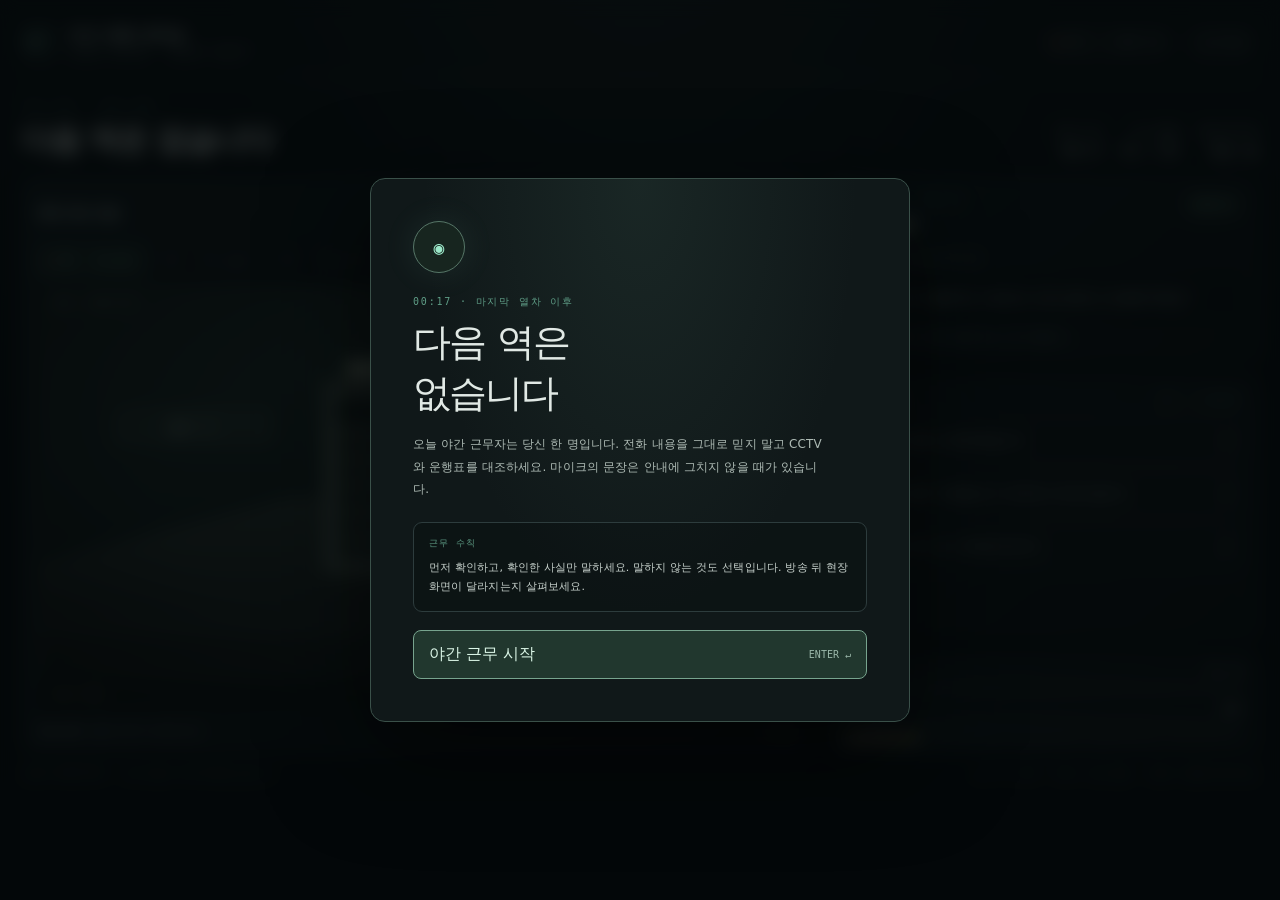
<file: horror-prototype/index.html>
<!doctype html>
<html lang="ko">
<head>
  <meta charset="utf-8">
  <meta name="viewport" content="width=device-width, initial-scale=1">
  <meta name="theme-color" content="#080d0f">
  <title>다음 역은 없습니다 — 심야 안내실</title>
  <link rel="stylesheet" href="style.css">
</head>
<body>
  <div class="shell">
    <header class="topbar">
      <div class="brand">
        <div class="brand-mark" aria-hidden="true">N°</div>
        <div><div class="brand-name">야간 운행 관제실</div><div class="brand-sub">SEOUL METRO · NIGHT SHIFT</div></div>
      </div>
      <div class="top-controls"><span class="pill"><i></i>REC / LINE 04</span><button class="sound-button" id="soundToggle" type="button" aria-pressed="false">소리 꺼짐</button></div>
    </header>
    <section class="heading-row" aria-label="근무 현황">
      <div><div class="eyebrow">야간 근무 · 단독 관제</div><h1>다음 역은 없습니다</h1></div>
      <div class="shift-summary">
        <div class="summary-item">근무 시각<strong id="shiftClock">00:17</strong></div>
        <div class="summary-item">수신 호출<strong id="callCount">01 / 05</strong></div>
        <div class="summary-item">현장 동기화<strong id="syncLabel">대기 중</strong></div>
      </div>
    </section>
    <main class="main-grid">
      <section class="panel monitor-panel" aria-label="관제 모니터">
        <div class="panel-header">
          <div class="panel-title">현장 정보 단말</div>
          <div class="view-tabs" role="tablist" aria-label="관제 자료">
            <button class="view-tab" type="button" role="tab" data-view="cctv" aria-selected="true">CCTV</button>
            <button class="view-tab" type="button" role="tab" data-view="timetable" aria-selected="false">운행표</button>
            <button class="view-tab" type="button" role="tab" data-view="calls" aria-selected="false">통화 기록</button>
          </div>
        </div>
        <div class="cam-row" id="cameraTabs" aria-label="카메라 선택">
          <button class="cam-tab" type="button" data-cam="0" aria-pressed="true"><i>●</i>C01 · 2번 출구</button>
          <button class="cam-tab" type="button" data-cam="1" aria-pressed="false">C02 · 3번 승강장</button>
          <button class="cam-tab" type="button" data-cam="2" aria-pressed="false">C03 · 역무실 복도</button>
        </div>
        <div id="cctvPanel">
          <div class="screen" id="screen" role="img" aria-label="2번 출구 CCTV 화면">
            <div class="screen-head"><span id="cameraName">C01 / EXIT 02</span><span class="rec">LIVE</span></div>
            <div class="screen-foot"><span id="cameraTime">00:17:08</span><span>CAM · SIGNAL 82%</span></div>
            <div class="screen-vignette"></div>
          </div>
          <div class="screen-note"><span id="cameraCaption"><b>영상 상태</b> · 철제 셔터가 내려와 있다.</span><span class="signal-dots" aria-label="신호 안정"><i></i><i></i><i></i></span></div>
        </div>
        <div class="data-panel" id="timetablePanel" hidden></div>
        <div class="data-panel" id="callsPanel" hidden></div>
      </section>
      <aside class="right-column" aria-label="호출과 방송">
        <section class="panel call-card" aria-live="polite">
          <div class="call-heading"><div><div class="eyebrow">유선 호출 · <span id="callTime">00:17</span></div><h2 class="call-title" id="incidentTitle">닫힌 출구</h2></div><span class="case-counter" id="caseCounter">CASE 01</span></div>
          <div class="caller"><i></i><span id="callerInfo">내선 204 · 발신 위치 미상</span></div>
          <blockquote class="call-quote" id="callQuote"></blockquote>
          <p class="call-sub" id="callSub"></p>
        </section>
        <section class="panel response-card">
          <div class="response-intro"><h3>안내 방송</h3><span class="mic-state" id="micState">MIC / STANDBY</span></div>
          <div class="response-list" id="responseList"></div>
          <div class="response-feedback" id="responseFeedback" role="status"></div>
          <button class="next-button" id="nextButton" type="button" hidden>기록하고 다음 호출 대기 <span>→</span></button>
        </section>
        <section class="panel log-card" aria-label="근무 지표">
          <div class="status-row"><span>기록 신뢰도</span><strong id="recordScore">0 / 5</strong></div><div class="meter"><div class="meter-fill" id="scoreMeter"></div></div>
          <div class="status-row"><span>방송실 잔향</span><strong id="echoLabel">낮음</strong></div><div class="meter"><div class="meter-fill danger" id="echoMeter"></div></div>
          <div class="progress-track" id="progressTrack" aria-label="근무 진행"></div>
        </section>
      </aside>
    </main>
    <footer class="footer"><span>LOCAL PROTOTYPE · 모든 방송은 역에 흔적을 남깁니다.</span><span>숫자 1–3 선택 · Enter 다음 호출 · 언제든 자료를 확인하세요</span></footer>
  </div>

  <div class="overlay" id="startOverlay">
    <section class="modal" role="dialog" aria-modal="true" aria-labelledby="startTitle">
      <div class="modal-mark" aria-hidden="true">◉</div><div class="eyebrow">00:17 · 마지막 열차 이후</div>
      <h2 id="startTitle">다음 역은<br>없습니다</h2>
      <p class="modal-copy">오늘 야간 근무자는 당신 한 명입니다. 전화 내용을 그대로 믿지 말고 CCTV와 운행표를 대조하세요. 마이크의 문장은 안내에 그치지 않을 때가 있습니다.</p>
      <div class="briefing"><div class="briefing-title">근무 수칙</div><p>먼저 확인하고, 확인한 사실만 말하세요. 말하지 않는 것도 선택입니다. 방송 뒤 현장 화면이 달라지는지 살펴보세요.</p></div>
      <button class="start-button" id="startButton" type="button"><span>야간 근무 시작</span><span>ENTER ↵</span></button>
    </section>
  </div>
  <div class="overlay" id="endingOverlay" hidden>
    <section class="modal" role="dialog" aria-modal="true" aria-labelledby="endingTitle">
      <div class="modal-mark" aria-hidden="true">◌</div><div class="eyebrow">SHIFT LOG · 01:00</div>
      <h2 id="endingTitle">근무 기록</h2><p class="modal-copy" id="endingCopy"></p>
      <div class="ending-stats">
        <div class="ending-stat"><span>확인한 응답</span><strong id="endingScore">0 / 5</strong></div>
        <div class="ending-stat"><span>방송실 잔향</span><strong id="endingEcho">0</strong></div>
        <div class="ending-stat"><span>근무 판정</span><strong id="endingGrade">—</strong></div>
      </div>
      <div class="transcript-summary" id="endingLog"></div>
      <button class="start-button" id="restartButton" type="button"><span>같은 근무 다시 시작</span><span>RESTART ↵</span></button>
    </section>
  </div>
  <script src="game.js"></script>
</body>
</html>
</file>
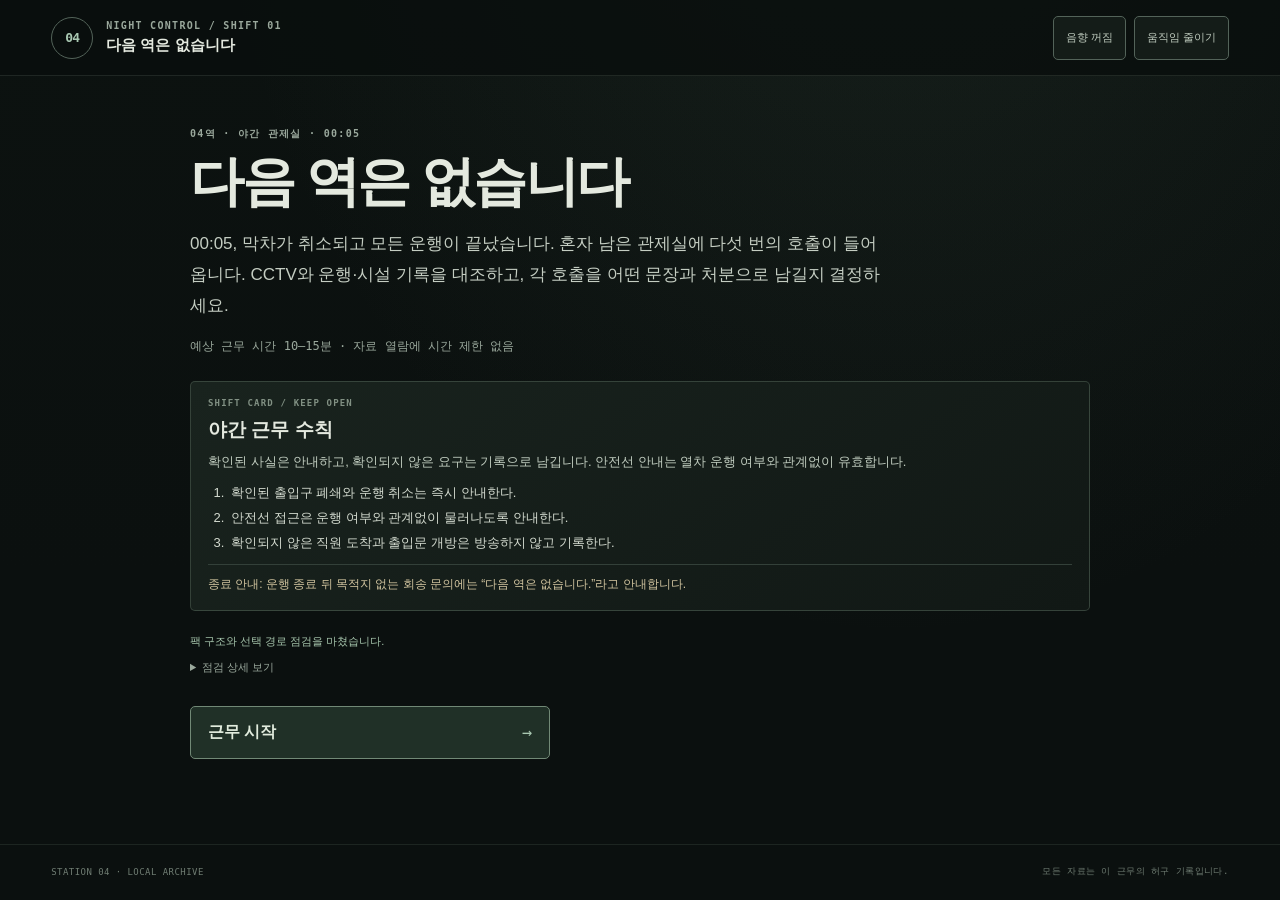
<file: web-game/index.html>
<!doctype html>
<html lang="ko">
<head>
  <meta charset="utf-8">
  <meta name="viewport" content="width=device-width, initial-scale=1">
  <meta name="theme-color" content="#0b100f">
  <meta name="description" content="CCTV와 운행 기록을 대조해 다섯 번의 야간 호출을 처리하는 짧은 공포 게임.">
  <title>다음 역은 없습니다 · 야간 근무</title>
  <link rel="stylesheet" href="styles/tokens.css">
  <link rel="stylesheet" href="styles/layout.css">
  <link rel="stylesheet" href="styles/components.css">
</head>
<body>
  <a class="skip-link" href="#mainContent">본문으로 건너뛰기</a>
  <header class="app-header">
    <div class="brand-block">
      <span class="brand-mark" aria-hidden="true">04</span>
      <div>
        <p class="brand-eyebrow">NIGHT CONTROL / SHIFT 01</p>
        <p id="brandTitle" class="brand-title">다음 역은 없습니다</p>
      </div>
    </div>
    <div class="header-controls" aria-label="화면 설정">
      <button id="soundToggle" class="utility-button" type="button" aria-pressed="false">음향 꺼짐</button>
      <button id="motionToggle" class="utility-button" type="button" aria-pressed="false">움직임 줄이기</button>
    </div>
  </header>

  <main id="mainContent" class="app-main">
    <section id="fatalError" class="fatal-error" aria-labelledby="fatalErrorTitle" hidden>
      <h1 id="fatalErrorTitle">게임 데이터를 불러오지 못했습니다</h1>
      <p id="fatalErrorCopy"></p>
      <p>콘텐츠 파일 경로와 manifest 등록을 확인해 주세요.</p>
    </section>

    <section id="welcomePanel" class="welcome-panel" aria-labelledby="welcomeTitle">
      <div class="welcome-copy">
        <p class="eyebrow">04역 · 야간 관제실 · 00:05</p>
        <h1 id="welcomeTitle">다음 역은 없습니다</h1>
        <p id="welcomeIntro" class="welcome-intro"></p>
        <p id="welcomeTime" class="time-note"></p>
      </div>
      <article class="rules-card rules-card--welcome" aria-labelledby="welcomeRuleHeading">
        <div class="section-kicker">SHIFT CARD / KEEP OPEN</div>
        <h2 id="welcomeRuleHeading">야간 근무 수칙</h2>
        <p id="welcomeRulesIntro" class="rules-card__intro"></p>
        <ol id="welcomeRules"></ol>
        <p id="welcomeEndNote" class="rules-card__ending"></p>
      </article>
      <div class="validation-block">
        <p id="validationStatus" class="validation-status" role="status" aria-live="polite">콘텐츠 점검 중…</p>
        <details id="validationDetails" class="validation-details" hidden>
          <summary>점검 상세 보기</summary>
          <ul id="validationIssues"></ul>
        </details>
      </div>
      <button id="startButton" class="primary-button" type="button">
        <span>근무 시작</span><span aria-hidden="true">→</span>
      </button>
    </section>

    <section id="workPanel" class="work-panel" aria-label="야간 근무" hidden>
      <div class="shift-progress" aria-label="호출 진행">
        <div>
          <span class="section-kicker">CALL PROGRESS</span>
          <strong id="progressCount" class="progress-count">01 / 05</strong>
        </div>
        <div id="progressSteps" class="progress-steps" aria-hidden="true"></div>
      </div>
      <div class="work-layout">
        <section class="monitor-column" aria-label="관제 자료">
          <nav id="viewTabs" class="view-tabs" aria-label="자료 종류"></nav>
          <section id="evidencePanel" class="evidence-panel" role="tabpanel" aria-labelledby="tab-VIEW-CCTV">
            <div id="cameraTabs" class="camera-tabs" hidden></div>
            <div id="cctvPanel" class="cctv-panel">
              <div class="scene-shell">
                <div id="sceneStage" class="scene-stage" role="img" aria-label="CCTV 영상"></div>
                <div class="scene-overlay-frame" aria-hidden="true">
                  <span class="camera-rec"><i></i> REC</span>
                  <span class="camera-coordinate">STATION 04 / CLOSED</span>
                </div>
                <div class="scene-time"><span>LOCAL FEED</span><strong id="cameraTimestamp">00:17</strong></div>
              </div>
              <div id="sceneCaption" class="scene-caption"></div>
            </div>
            <div class="evidence-content-wrap">
              <div class="evidence-heading-row">
                <div>
                  <p class="section-kicker">AVAILABLE BEFORE RESPONSE</p>
                  <h2 id="evidenceHeading">선택 전에 확인할 자료</h2>
                </div>
                <span class="evidence-count-note">자료 시간은 서사 시각</span>
              </div>
              <div id="evidenceContent" class="evidence-content" aria-live="polite"></div>
            </div>
          </section>
        </section>

        <section class="dispatch-column" aria-labelledby="incidentTitle">
          <div class="call-card">
            <div class="call-card__topline">
              <p class="section-kicker">INCOMING / <span id="callerInfo">내선 204</span> · <span id="callTime">00:17</span></p>
              <span id="callState" class="call-state-mark"><i aria-hidden="true"></i> 호출 확인</span>
            </div>
            <h2 id="incidentTitle" tabindex="-1" aria-live="polite">닫힌 출구</h2>
            <p id="callQuote" class="call-quote"></p>
            <p id="callContext" class="call-context"></p>
          </div>
          <section class="response-card" aria-labelledby="responseHeading">
            <div class="response-heading-row">
              <div>
                <p class="section-kicker">DISPATCH DECISION</p>
                <h3 id="responseHeading">업무 처분 선택</h3>
              </div>
              <span class="choice-count">3 OPTIONS</span>
            </div>
            <p class="response-hint">방송 문구 또는 방송 보류 시 처분을 확인하세요.</p>
            <div id="responseList" class="response-list"></div>
            <section id="resultPanel" class="result-panel" aria-live="polite" hidden>
              <p id="resultLabel" class="result-label" tabindex="-1"></p>
              <p id="resultChoice" class="result-choice"></p>
              <p id="resultAction" class="result-action"></p>
              <p id="resultCopy" class="result-copy"></p>
            </section>
            <button id="nextButton" class="next-button" type="button" hidden></button>
          </section>
        </section>
      </div>
    </section>

    <section id="endingPanel" class="ending-panel" aria-labelledby="endingTitle" hidden>
      <div class="ending-heading">
        <p class="eyebrow">SHIFT RECORD / 01:00</p>
        <h1 id="endingTitle" tabindex="-1" aria-live="polite">근무 종료 기록</h1>
        <p id="endingCopy" class="ending-copy"></p>
      </div>
      <div class="ending-metrics" aria-label="최종 근무 수치">
        <article><span>기록 신뢰도</span><strong id="endingRecordTrust">0 / 5</strong></article>
        <article><span>방송실 잔향</span><strong id="endingEcho">0 / 4</strong></article>
        <article><span>근무 판정</span><strong id="endingVerdict">보류</strong></article>
      </div>
      <section class="ending-log-section" aria-labelledby="endingLogHeading">
        <div class="section-kicker">CHOICE HISTORY / STORY TIME ONLY</div>
        <h2 id="endingLogHeading">호출별 기록</h2>
        <div id="endingLog" class="ending-log"></div>
      </section>
      <button id="restartButton" class="primary-button restart-button" type="button">
        <span>처음부터 다시 근무</span><span aria-hidden="true">↺</span>
      </button>
    </section>
  </main>

  <footer class="app-footer">
    <span>STATION 04 · LOCAL ARCHIVE</span>
    <span>모든 자료는 이 근무의 허구 기록입니다.</span>
  </footer>

  <script src="../game-data/manifest.js"></script>
  <script src="assets/asset-manifest.js"></script>
  <script src="runtime/content-loader.js"></script>
  <script src="runtime/ending-resolver.js"></script>
  <script src="runtime/session.js"></script>
  <script src="runtime/evaluation.js"></script>
  <script src="runtime/content-validator.js"></script>
  <script src="renderers/station-scene-renderer.js"></script>
  <script src="renderers/evidence-renderer.js"></script>
  <script src="renderers/feedback-renderer.js"></script>
  <script src="ui/monitor-tabs.js"></script>
  <script src="ui/call-panel.js"></script>
  <script src="ui/response-panel.js"></script>
  <script src="ui/shift-summary.js"></script>
  <script src="runtime/incident-flow.js"></script>
  <script src="runtime/boot.js"></script>
</body>
</html>
</file>
<file: horror-prototype/style.css>
:root{color-scheme:dark;--bg:#080d0f;--line:#293638;--muted:#89999a;--text:#e1e9e5;--mint:#9ce8c9;--mint-dim:#5f9d86;--amber:#efc982;--red:#f17f75;--mono:"Cascadia Mono","SFMono-Regular",Consolas,monospace;--sans:"Segoe UI","Noto Sans KR",system-ui,sans-serif}
*{box-sizing:border-box}
body{margin:0;min-height:100vh;background:radial-gradient(ellipse at 50% -20%,rgba(91,137,126,.16),transparent 48%),linear-gradient(180deg,#0b1214 0%,var(--bg) 58%);color:var(--text);font-family:var(--sans);letter-spacing:.01em}
button{font:inherit}button:focus-visible{outline:2px solid var(--mint);outline-offset:3px}*[hidden]{display:none!important}
.shell{width:min(1400px,calc(100% - 44px));margin:auto;padding:25px 0 34px}
.topbar{display:flex;align-items:center;justify-content:space-between;border-bottom:1px solid var(--line);padding-bottom:18px;gap:16px}
.brand{display:flex;align-items:center;gap:13px}.brand-mark{width:34px;height:34px;display:grid;place-items:center;color:var(--mint);border:1px solid #42695d;border-radius:9px;font:16px var(--mono);background:#9ce8c90f}
.brand-name{font-size:13px;font-weight:700;letter-spacing:.14em}.brand-sub{margin-top:3px;color:var(--muted);font:10px var(--mono);letter-spacing:.12em}
.top-controls{display:flex;align-items:center;gap:10px}.pill,.sound-button{border:1px solid var(--line);background:#101719d6;color:var(--muted);border-radius:99px;padding:8px 12px;font-size:11px}.pill{font-family:var(--mono);letter-spacing:.06em}.pill i{display:inline-block;width:6px;height:6px;background:var(--red);border-radius:50%;margin-right:7px}
.sound-button{cursor:pointer;transition:.2s}.sound-button:hover{border-color:var(--mint-dim);color:var(--text)}
.heading-row{display:flex;align-items:end;justify-content:space-between;gap:20px;padding:22px 0 16px}.eyebrow{color:var(--mint-dim);font:10px var(--mono);letter-spacing:.18em;text-transform:uppercase}
h1{margin:6px 0 0;font-size:clamp(21px,3vw,30px);letter-spacing:-.035em;font-weight:620}.shift-summary{display:flex;gap:20px;color:var(--muted);font-size:11px}.summary-item{text-align:right}.summary-item strong{display:block;margin-top:4px;color:var(--text);font:13px var(--mono)}
.main-grid{display:grid;grid-template-columns:minmax(0,1.55fr) minmax(330px,.84fr);gap:15px;align-items:stretch}.panel{background:linear-gradient(140deg,#141e20f5,#0d1315fa);border:1px solid var(--line);border-radius:13px;box-shadow:0 14px 36px #0002}
.monitor-panel{padding:15px;min-width:0}.panel-header{display:flex;align-items:center;justify-content:space-between;gap:12px;margin-bottom:12px}.panel-title{color:#c4d0cb;font-size:12px;font-weight:650}
.view-tabs{display:flex;gap:6px;padding:4px;border:1px solid #263335;border-radius:9px;background:#0c1214}.view-tab,.cam-tab{cursor:pointer;color:var(--muted);background:transparent;border:1px solid transparent;border-radius:6px;padding:7px 10px;font-size:11px;transition:.18s}.view-tab:hover,.cam-tab:hover{color:var(--text)}.view-tab[aria-selected=true]{color:var(--mint);background:#1a2c28;border-color:#28463c}
.cam-row{display:flex;gap:7px;margin:0 0 9px;overflow-x:auto}.cam-tab{white-space:nowrap;border-color:#293638;background:#0d1416;font:10px var(--mono);padding:7px 9px}.cam-tab[aria-pressed=true]{color:var(--mint);border-color:#557d6e;background:#172521}.cam-tab i{color:var(--red);font-size:8px;margin-right:5px}
.screen{position:relative;min-height:330px;aspect-ratio:16/9;overflow:hidden;border:1px solid #41534f;border-radius:8px;background:#071012;box-shadow:inset 0 0 44px #000b,0 0 0 4px #0a1011}
.scene{position:absolute;inset:0;width:100%;height:100%;display:block}.screen:after{content:"";position:absolute;inset:0;pointer-events:none;opacity:.22;background:repeating-linear-gradient(0deg,transparent 0,transparent 3px,#b9e9cc1f 4px);mix-blend-mode:screen}
.screen-vignette{position:absolute;inset:0;pointer-events:none;background:radial-gradient(ellipse,transparent 48%,#0008 100%)}.screen-head,.screen-foot{position:absolute;left:14px;right:14px;z-index:2;display:flex;justify-content:space-between;font:9px var(--mono);letter-spacing:.1em;color:#c7e1d0;text-shadow:0 1px 4px #000}.screen-head{top:12px}.screen-foot{bottom:11px;color:#a2b8ad}.rec{color:#ff897d}.rec:before{content:"●";margin-right:5px;font-size:8px}
.screen-note{display:flex;justify-content:space-between;gap:14px;margin-top:11px;color:var(--muted);font-size:10px;line-height:1.5}.screen-note b{color:#bdcac4;font-weight:500}.signal-dots{display:flex;align-items:center;gap:7px}.signal-dots i{width:5px;height:5px;border:1px solid #788d84;border-radius:50%}
.data-panel{position:relative;min-height:330px}.data-panel-inner{position:absolute;inset:0;padding:22px;overflow:auto;background:linear-gradient(145deg,#111a1b,#0a1113)}.data-kicker{color:var(--mint-dim);font:10px var(--mono);letter-spacing:.13em}.data-heading{margin:9px 0 18px;font-size:18px;font-weight:590}
.timetable{width:100%;border-collapse:collapse;font-size:11px}.timetable th{color:var(--muted);font:9px var(--mono);text-align:left;padding:8px 7px;border-bottom:1px solid #2b393b}.timetable td{padding:11px 7px;border-bottom:1px solid #2b393b9e;color:#c5d1cc;line-height:1.45}.timetable td:first-child{color:var(--mint);font-family:var(--mono)}.status-closed{color:var(--amber)!important}
.record-note{margin-top:15px;padding:12px;background:#0c1415;border:1px solid #263536;border-radius:8px;color:#a8b7b1;font-size:11px;line-height:1.6}.record-note strong{color:var(--text);font-weight:550}
.phone-log{display:grid;gap:10px}.phone-entry{padding:12px;border:1px solid #293638;border-radius:8px;background:#050a0b47}.phone-entry.current{border-color:#557d6e;background:#3557481f}.phone-meta{display:flex;justify-content:space-between;margin-bottom:8px;color:var(--muted);font:9px var(--mono)}.phone-entry p{margin:0;color:#c8d3ce;font-size:11px;line-height:1.7}
.right-column{display:flex;flex-direction:column;gap:12px}.call-card,.response-card,.log-card{padding:16px}.call-card{position:relative;overflow:hidden}.call-card:before{content:"";position:absolute;inset:0 auto 0 0;width:2px;background:var(--amber);opacity:.8}.call-heading{display:flex;align-items:start;justify-content:space-between;gap:10px}.call-title{margin:7px 0 0;font-size:17px;font-weight:600;letter-spacing:-.02em}.case-counter{flex:none;color:var(--mint);border:1px solid #38574d;background:#17231f;border-radius:99px;padding:5px 8px;font:9px var(--mono)}
.caller{display:flex;align-items:center;gap:8px;margin-top:14px;color:var(--muted);font-size:10px}.caller i{width:7px;height:7px;background:var(--amber);border-radius:50%;box-shadow:0 0 8px #efc9828c}.call-quote{margin:11px 0 0;padding:11px 12px;border-left:1px solid #53625c;background:#050a0b52;color:#d1dad5;font-size:12px;line-height:1.7}.call-sub{margin:10px 0 0;color:var(--muted);font-size:10px;line-height:1.6}
.response-card{flex:1}.response-intro{display:flex;align-items:baseline;justify-content:space-between;gap:10px;margin-bottom:10px}.response-intro h3{margin:0;font-size:12px;font-weight:650}.mic-state{color:var(--mint-dim);font:9px var(--mono);letter-spacing:.09em}.response-list{display:grid;gap:7px}
.response-option{display:grid;grid-template-columns:23px 1fr 16px;align-items:center;gap:9px;width:100%;min-height:46px;padding:9px 10px;text-align:left;color:#cdd8d2;background:#101819;border:1px solid #2c3b3d;border-radius:8px;font-size:11px;line-height:1.45;cursor:pointer;transition:.17s}
.response-option:hover{border-color:#6ca38b;background:#17221f;color:#eff6f1;transform:translateY(-1px)}.response-option[disabled]{cursor:default;opacity:.56;transform:none}.response-option .number{display:grid;place-items:center;width:21px;height:21px;border:1px solid #3c4d4a;border-radius:6px;color:var(--mint);font:10px var(--mono)}.response-option .arrow{color:#70847b;font-size:14px;text-align:right}.response-option.silence{color:#9eaaa5}
.response-feedback{display:none;margin-top:11px;padding:11px 12px;border:1px solid #364a43;border-radius:8px;background:#2d4d3d29;color:#b8d7c7;font-size:10px;line-height:1.65}.response-feedback.visible{display:block;animation:emerge .25s ease-out}.response-feedback.warning{border-color:#6c403b;background:#592b262e;color:#efb0a7}.feedback-label{display:block;margin-bottom:3px;color:var(--mint);font:9px var(--mono);letter-spacing:.1em}.response-feedback.warning .feedback-label{color:var(--red)}
.next-button{width:100%;margin-top:10px;padding:11px 13px;border:1px solid #668f7d;border-radius:8px;background:#1b3028;color:#c9f1dd;font-size:11px;font-weight:650;cursor:pointer}.next-button:hover{background:#244237}.next-button span{float:right}.log-card{padding-top:13px;padding-bottom:13px}.status-row{display:flex;justify-content:space-between;gap:10px;color:var(--muted);font-size:9px}.status-row strong{color:#c8d5cf;font:10px var(--mono);font-weight:500}.meter{height:4px;margin:7px 0 11px;overflow:hidden;background:#293435;border-radius:99px}.meter:last-child{margin-bottom:0}.meter-fill{height:100%;width:0;background:var(--mint-dim);border-radius:inherit;transition:width .5s}.meter-fill.danger{background:var(--red)}.progress-track{display:flex;gap:5px;margin-top:10px}.progress-step{height:3px;flex:1;background:#293536;border-radius:3px}.progress-step.done{background:var(--mint-dim)}.progress-step.active{background:var(--amber);box-shadow:0 0 6px #efc98259}
.footer{display:flex;justify-content:space-between;gap:15px;margin-top:14px;color:#657474;font:9px var(--mono)}.footer span:last-child{text-align:right}
.overlay{position:fixed;z-index:10;inset:0;display:grid;place-items:center;padding:20px;background:#030708c7;backdrop-filter:blur(9px)}.modal{width:min(540px,100%);padding:clamp(24px,5vw,42px);border:1px solid #3a5049;border-radius:15px;background:radial-gradient(ellipse at 50% 0%,#466b5d2e,transparent 57%),#101819;box-shadow:0 30px 100px #0009}.modal-mark{width:52px;height:52px;display:grid;place-items:center;margin-bottom:22px;color:var(--mint);border:1px solid #567667;border-radius:50%;background:#17251f;font:18px var(--mono);box-shadow:0 0 35px #9ce8c917}.modal h2{margin:8px 0 0;font-size:clamp(27px,6vw,38px);font-weight:570;letter-spacing:-.05em}.modal-copy{max-width:420px;margin:14px 0 0;color:#aebbb5;font-size:12px;line-height:1.85}.briefing{margin-top:22px;padding:14px 15px;border:1px solid #2d3c3d;border-radius:9px;background:#050a0b4d}.briefing-title{color:var(--mint-dim);font:9px var(--mono);letter-spacing:.13em}.briefing p{margin:8px 0 0;color:#c8d2cd;font-size:11px;line-height:1.75}.start-button{display:flex;justify-content:space-between;align-items:center;width:100%;margin-top:18px;padding:13px 15px;border:1px solid #77a48e;border-radius:8px;background:#21372e;color:#daf5e6;text-align:left;cursor:pointer}.start-button:hover{background:#2a493c}.start-button span:last-child{color:#9bb8aa;font:10px var(--mono)}
.ending-stats{display:flex;gap:10px;margin-top:20px}.ending-stat{flex:1;padding:12px;border:1px solid #2c3a3b;border-radius:8px;background:#0d1416}.ending-stat span{display:block;color:var(--muted);font-size:9px}.ending-stat strong{display:block;margin-top:6px;color:var(--mint);font:16px var(--mono)}.transcript-summary{max-height:150px;overflow:auto;margin-top:17px;padding:13px;border:1px solid #2b383a;border-radius:8px;color:#aebcb5;font-size:10px;line-height:1.8}
@keyframes emerge{from{opacity:0;transform:translateY(3px)}to{opacity:1;transform:translateY(0)}}
@media(max-width:900px){.main-grid{grid-template-columns:minmax(0,1.1fr) minmax(300px,.9fr);gap:11px}.screen{min-height:280px}.shift-summary{gap:12px}}
@media(max-width:720px){.shell{width:min(100% - 24px,600px);padding-top:13px}.topbar{padding-bottom:13px}.brand-name{font-size:11px}.brand-sub{font-size:9px}.pill{display:none}.heading-row{padding:17px 0 12px;align-items:start}.shift-summary{gap:10px}.summary-item{font-size:9px}.summary-item strong{font-size:11px}.main-grid{grid-template-columns:1fr}.monitor-panel{padding:11px;order:1}.right-column{display:contents}.call-card{order:2}.response-card{order:3}.log-card{order:4}.panel-header{align-items:start;flex-direction:column}.view-tabs{width:100%}.view-tab{flex:1}.data-panel,.screen{min-height:255px;aspect-ratio:16/10}.data-panel-inner{padding:17px}.screen-note{font-size:9px}.footer{flex-direction:column;gap:5px}.footer span:last-child{text-align:left}}
@media(max-width:420px){.heading-row{flex-direction:column}.shift-summary{width:100%;justify-content:space-between}.summary-item{text-align:left}.screen-head,.screen-foot{left:9px;right:9px;font-size:8px}.screen-note{flex-direction:column;gap:4px}.ending-stats{gap:6px}}
@media(prefers-reduced-motion:reduce){*,*:before,*:after{animation-duration:.01ms!important;animation-iteration-count:1!important;transition-duration:.01ms!important}}
</file>
<file: web-game/styles/tokens.css>
:root {
  color-scheme: dark;
  --bg: #0b100f;
  --surface: #111816;
  --surface-raised: #16201d;
  --surface-soft: #1b2722;
  --line: #334039;
  --line-strong: #536359;
  --text: #e4e9df;
  --muted: #9aa89c;
  --dim: #6f7c72;
  --mint: #a9c8b2;
  --mint-bright: #d0e2d1;
  --amber: #d5b67c;
  --danger: #c98873;
  --focus: #e5cf9c;
  --radius-sm: 5px;
  --radius: 9px;
  --radius-lg: 14px;
  --shadow: 0 16px 50px rgb(0 0 0 / 28%);
  --mono: "Cascadia Mono", "Consolas", "D2Coding", monospace;
  --sans: "Malgun Gothic", "Apple SD Gothic Neo", "Noto Sans KR", sans-serif;
}

* { box-sizing: border-box; }
html { background: var(--bg); scroll-behavior: smooth; }
body {
  margin: 0;
  min-width: 320px;
  background:
    radial-gradient(ellipse at 70% -30%, rgb(84 111 93 / 17%), transparent 55%),
    linear-gradient(180deg, #0c1210 0%, var(--bg) 64%);
  color: var(--text);
  font-family: var(--sans);
  font-size: 16px;
  line-height: 1.55;
}
button { font: inherit; }
button:focus-visible, a:focus-visible, summary:focus-visible, [tabindex="-1"]:focus-visible {
  outline: 3px solid var(--focus);
  outline-offset: 3px;
}
::selection { color: #101613; background: var(--mint); }
[hidden] { display: none !important; }
</file>
<file: web-game/styles/layout.css>
.skip-link {
  position: absolute; z-index: 50; top: 8px; left: 8px;
  transform: translateY(-150%); padding: 10px 14px;
  border-radius: var(--radius-sm); color: var(--bg); background: var(--focus);
}
.skip-link:focus { transform: translateY(0); }
.app-header {
  min-height: 76px; padding: 12px clamp(16px, 4vw, 54px);
  display: flex; align-items: center; justify-content: space-between; gap: 18px;
  border-bottom: 1px solid rgb(132 151 135 / 18%); background: rgb(9 14 12 / 76%);
}
.brand-block, .header-controls, .call-card__topline, .response-heading-row,
.evidence-heading-row, .shift-progress, .ending-metrics article {
  display: flex; align-items: center;
}
.brand-block { gap: 13px; }
.brand-mark {
  width: 42px; height: 42px; display: grid; place-items: center;
  border: 1px solid var(--line-strong); border-radius: 50%;
  color: var(--mint); font: 700 13px var(--mono); letter-spacing: -1px;
}
.brand-eyebrow, .brand-title { margin: 0; }
.brand-eyebrow, .eyebrow, .section-kicker {
  color: var(--muted); font: 600 10px/1.5 var(--mono);
  letter-spacing: .13em; text-transform: uppercase;
}
.brand-title { color: var(--text); font-size: 15px; font-weight: 650; }
.header-controls { justify-content: flex-end; gap: 8px; flex-wrap: wrap; }
.app-main {
  width: min(1500px, 100%); min-height: calc(100vh - 132px);
  margin: 0 auto; padding: clamp(18px, 3vw, 42px) clamp(14px, 3vw, 40px) 50px;
}
.welcome-panel, .ending-panel { width: min(900px, 100%); margin: 0 auto; }
.welcome-copy { max-width: 760px; margin: 12px 0 26px; }
.welcome-copy h1, .ending-heading h1 {
  margin: 6px 0 15px; font-size: clamp(32px, 5vw, 54px);
  line-height: 1.13; letter-spacing: -.045em;
}
.welcome-intro, .ending-copy { max-width: 700px; color: #c4cdc2; font-size: 17px; line-height: 1.8; }
.time-note { color: var(--muted); font: 12px var(--mono); }
.rules-card--welcome { margin: 26px 0 22px; }
.validation-block { margin: 16px 0 20px; }
.primary-button { width: 100%; max-width: 360px; }
.work-panel { width: 100%; }
.shift-progress {
  min-height: 56px; justify-content: space-between; margin-bottom: 18px;
  padding: 0 2px 11px; border-bottom: 1px solid var(--line);
}
.shift-progress > div:first-child { display: flex; align-items: baseline; gap: 16px; }
.progress-count { color: var(--mint-bright); font: 700 17px var(--mono); letter-spacing: .03em; }
.progress-steps { display: flex; align-items: center; gap: 8px; }
.progress-step { width: clamp(20px, 4.3vw, 52px); height: 3px; border-radius: 5px; background: #27332d; }
.progress-step.is-current { background: var(--amber); }
.progress-step.is-done { background: var(--mint); }
.work-layout { display: grid; grid-template-columns: minmax(0, 1.12fr) minmax(350px, .88fr); align-items: start; gap: clamp(16px, 2.2vw, 30px); }
.monitor-column, .dispatch-column { min-width: 0; }
.dispatch-column { display: flex; flex-direction: column; gap: 14px; }
.view-tabs { margin-bottom: 10px; }
.evidence-panel { min-width: 0; overflow: hidden; border: 1px solid var(--line); border-radius: var(--radius); background: rgb(14 20 17 / 88%); }
.camera-tabs { padding: 12px 14px 0; }
.cctv-panel { padding: 12px; }
.scene-shell { position: relative; overflow: hidden; border: 1px solid #45534a; border-radius: 6px; background: #111a17; }
.scene-stage { position: relative; aspect-ratio: 16 / 9; overflow: hidden; background: linear-gradient(138deg, #1d2923, #070b0a 74%); }
.scene-background, .scene-overlay { position: absolute; inset: 0; width: 100%; height: 100%; }
.scene-background { object-fit: cover; }
.scene-overlay { z-index: 2; overflow: visible; }
.scene-overlay-frame {
  position: absolute; z-index: 4; inset: 10px 12px auto;
  display: flex; justify-content: space-between; gap: 8px;
  color: rgb(226 233 221 / 76%); font: 9px var(--mono); letter-spacing: .09em; pointer-events: none;
}
.camera-rec { display: flex; align-items: center; gap: 6px; }
.camera-rec i, .call-state-mark i { width: 6px; height: 6px; display: inline-block; border-radius: 50%; background: #ba8872; }
.camera-coordinate { opacity: .72; }
.scene-time { position: absolute; z-index: 4; right: 12px; bottom: 10px; display: grid; text-align: right; color: #d5decf; font-family: var(--mono); text-shadow: 0 1px 5px #000; }
.scene-time span { font-size: 8px; letter-spacing: .12em; opacity: .75; }
.scene-time strong { font-size: 12px; }
.scene-caption { padding: 10px 12px 12px; border-top: 1px solid rgb(151 171 153 / 18%); background: #101714; }
.scene-caption strong { display: block; margin-bottom: 2px; color: var(--muted); font: 600 9px var(--mono); letter-spacing: .12em; text-transform: uppercase; }
.scene-caption p { margin: 0; color: #c6d1c5; font-size: 12px; line-height: 1.65; }
.asset-unavailable::after {
  position: absolute; inset: 0; display: grid; align-content: center; justify-items: center;
  padding: 24px; content: "배경 이미지 준비 중"; color: rgb(178 193 178 / 38%);
  font: 10px var(--mono); letter-spacing: .17em; text-align: center;
  background: repeating-linear-gradient(0deg, transparent 0 5px, rgb(174 199 175 / 3%) 6px);
}
.evidence-content-wrap { padding: 15px 16px 17px; border-top: 1px solid var(--line); }
.evidence-heading-row { justify-content: space-between; gap: 12px; margin-bottom: 10px; }
.evidence-heading-row h2 { margin: 2px 0 0; font-size: 17px; }
.evidence-count-note { color: var(--dim); font-size: 10px; text-align: right; }
.evidence-content { display: grid; gap: 9px; }
.call-card, .response-card {
  border: 1px solid var(--line); border-radius: var(--radius);
  background: linear-gradient(145deg, rgb(24 34 29 / 97%), rgb(14 20 17 / 97%)); box-shadow: var(--shadow);
}
.call-card { padding: clamp(17px, 2vw, 25px); }
.call-card__topline { min-width: 0; justify-content: space-between; gap: 8px; }
.call-card__topline .section-kicker { min-width: 0; overflow-wrap: anywhere; }
.call-state-mark { flex: none; display: flex; align-items: center; gap: 6px; color: var(--amber); font: 10px var(--mono); }
.call-card h2 { margin: 15px 0 9px; font-size: clamp(25px, 3vw, 34px); line-height: 1.2; letter-spacing: -.035em; }
.call-quote { margin: 0; color: var(--text); font-size: 17px; font-weight: 600; line-height: 1.65; }
.call-context { margin: 13px 0 0; padding-top: 11px; border-top: 1px solid rgb(142 160 143 / 20%); color: var(--muted); font-size: 12px; line-height: 1.65; }
.response-card { padding: clamp(15px, 1.8vw, 22px); }
.response-heading-row { justify-content: space-between; gap: 8px; }
.response-heading-row h3 { margin: 3px 0 0; font-size: 18px; }
.choice-count { color: var(--dim); font: 9px var(--mono); letter-spacing: .08em; }
.response-hint { margin: 8px 0 12px; color: var(--muted); font-size: 11px; }
.response-list { display: grid; gap: 8px; }
.ending-panel { padding-top: 15px; }
.ending-heading { margin-bottom: 24px; }
.ending-metrics { display: grid; grid-template-columns: repeat(3, minmax(0, 1fr)); gap: 10px; margin: 20px 0 34px; }
.ending-metrics article { min-height: 82px; align-items: flex-start; justify-content: center; flex-direction: column; gap: 2px; padding: 13px 16px; border: 1px solid var(--line); border-radius: var(--radius); background: var(--surface); }
.ending-metrics span { color: var(--muted); font-size: 11px; }
.ending-metrics strong { color: var(--mint-bright); font: 700 20px var(--mono); }
.ending-log-section h2 { margin: 4px 0 13px; font-size: 22px; }
.ending-log { display: grid; gap: 10px; }
.restart-button { margin-top: 24px; }
.app-footer {
  min-height: 54px; padding: 12px clamp(16px, 4vw, 54px);
  display: flex; align-items: center; justify-content: space-between; gap: 12px;
  border-top: 1px solid rgb(132 151 135 / 15%); color: var(--dim);
  font: 9px var(--mono); letter-spacing: .05em;
}
@media (max-width: 960px) {
  .work-layout { grid-template-columns: minmax(0, 1fr); gap: 14px; }
  .dispatch-column { display: grid; grid-template-columns: minmax(0, .85fr) minmax(0, 1.15fr); align-items: start; }
}
@media (max-width: 680px) {
  .app-header { min-height: 66px; padding-top: 9px; padding-bottom: 9px; }
  .brand-mark { width: 36px; height: 36px; }
  .brand-eyebrow { font-size: 8px; }
  .brand-title { font-size: 13px; }
  .header-controls { gap: 5px; }
  .utility-button { min-height: 38px; padding: 7px 9px; font-size: 10px; }
  .app-main { padding-top: 18px; }
  .dispatch-column { display: flex; order: -1; }
  .monitor-column { order: 1; }
  .shift-progress { margin-bottom: 12px; }
  .ending-metrics { grid-template-columns: 1fr; }
  .ending-metrics article { min-height: 66px; }
  .app-footer { align-items: flex-start; flex-direction: column; gap: 4px; }
}
@media (max-width: 380px) {
  body { font-size: 15px; }
  .app-header { align-items: flex-start; flex-direction: column; }
  .header-controls { width: 100%; justify-content: flex-start; }
  .welcome-intro, .ending-copy { font-size: 15px; }
  .shift-progress { align-items: flex-end; }
  .shift-progress > div:first-child { display: grid; gap: 1px; }
  .progress-step { width: 23px; }
  .call-card { padding: 15px; }
  .call-quote { font-size: 16px; }
  .response-card { padding: 14px; }
  .evidence-content-wrap { padding: 13px 12px; }
  .evidence-heading-row { align-items: flex-start; flex-direction: column; gap: 3px; }
  .evidence-count-note { text-align: left; }
}
@media (prefers-reduced-motion: reduce) {
  html { scroll-behavior: auto; }
  *, *::before, *::after { animation-duration: .01ms !important; animation-iteration-count: 1 !important; transition-duration: .01ms !important; }
}
body.reduce-motion *, body.reduce-motion *::before, body.reduce-motion *::after {
  animation-duration: .01ms !important; animation-iteration-count: 1 !important;
  transition-duration: .01ms !important; scroll-behavior: auto !important;
}
</file>
<file: web-game/styles/components.css>
.utility-button, .view-tab, .camera-tab, .response-option, .next-button, .primary-button {
  min-height: 44px;
  border: 1px solid var(--line-strong);
  border-radius: var(--radius-sm);
  color: var(--text);
  background: #141c18;
  cursor: pointer;
  transition: border-color .16s ease, background-color .16s ease, transform .16s ease;
}
.utility-button { padding: 8px 12px; color: #bdc9bc; font-size: 11px; }
.utility-button[aria-pressed="true"] { border-color: #78927d; color: var(--mint-bright); background: #1c2922; }
.utility-button:hover, .view-tab:hover, .camera-tab:hover, .response-option:hover, .next-button:hover, .primary-button:hover { border-color: #819588; background: #1c2822; }
.utility-button:active, .view-tab:active, .camera-tab:active, .response-option:active, .next-button:active, .primary-button:active { transform: translateY(1px); }
.tab-list, .camera-list {
  display: flex; align-items: stretch; gap: 6px; overflow-x: auto;
  overscroll-behavior-x: contain; scrollbar-width: thin;
}
.view-tab { flex: 1 0 auto; min-width: max-content; padding: 9px 13px; color: #aeb9ae; font-size: 12px; }
.view-tab[aria-selected="true"] { border-color: #718775; color: #d4e0d2; background: #1d2a23; box-shadow: inset 0 -2px 0 #9eb7a1; }
.camera-list { padding: 0 0 10px; }
.camera-tab { flex: 0 0 auto; min-height: 44px; padding: 7px 10px; color: var(--muted); font-size: 10px; }
.camera-tab[aria-pressed="true"] { border-color: var(--amber); color: #e1cc9f; background: #28251d; }

.evidence-card, .claim-card, .rules-card, .ending-entry {
  border: 1px solid rgb(96 116 101 / 44%);
  border-radius: var(--radius-sm);
  background: #121a16;
}
.evidence-card { position: relative; padding: 12px 13px; }
.evidence-card--viewed { border-left: 3px solid #829c87; }
.evidence-card__header { display: flex; align-items: flex-start; justify-content: space-between; gap: 10px; }
.evidence-card__title { margin: 0; color: #d4ded2; font-size: 13px; line-height: 1.5; }
.evidence-state { flex: none; padding: 2px 6px; border: 1px solid #4d5d51; border-radius: 20px; color: #b3c3b2; font-size: 9px; line-height: 1.5; }
.evidence-card__content { margin: 8px 0 10px; color: #c5cec3; font-size: 12px; line-height: 1.7; }
.evidence-meta { display: flex; flex-wrap: wrap; gap: 5px 15px; margin: 0; color: var(--muted); font-size: 10px; }
.evidence-meta > div { display: flex; gap: 4px; }
.evidence-meta dt { color: var(--dim); }
.evidence-meta dd { margin: 0; }
.evidence-viewed { display: inline-block; margin-top: 8px; color: var(--mint); font: 9px var(--mono); }
.empty-state { margin: 6px 0; padding: 12px; border: 1px dashed #46534a; border-radius: var(--radius-sm); color: var(--muted); font-size: 12px; }
.subsection-title { margin: 16px 0 7px; color: #d1dbcf; font-size: 12px; }

.claim-card { margin-bottom: 10px; padding: 12px; border-color: #625643; background: #1b1914; }
.claim-card__label { margin: 0 0 5px; color: var(--amber); font: 9px var(--mono); letter-spacing: .04em; }
.claim-card__caller { margin: 0 0 5px; color: #d8d2c3; font-size: 11px; }
.claim-card__message { margin: 0; color: #c9c8bb; font-size: 12px; line-height: 1.65; }
.work-log-item { padding: 9px 10px; border-top: 1px solid var(--line); }
.work-log-item__meta, .work-log-item__text { margin: 0; }
.work-log-item__meta { color: var(--dim); font: 9px var(--mono); }
.work-log-item__text { margin-top: 3px; color: #c2ccc1; font-size: 11px; }
.rules-card { padding: 15px 17px; background: linear-gradient(145deg, #19231e, #111815); }
.rules-card h2, .rules-card__heading { margin: 4px 0 7px; font-size: 19px; }
.rules-card__intro { margin: 0 0 9px; color: #c1cdc0; font-size: 13px; line-height: 1.75; }
.rules-card ol { margin: 0; padding-left: 20px; color: #d3dacf; font-size: 13px; }
.rules-card li { margin: 5px 0; padding-left: 3px; }
.rules-card__ending { margin: 11px 0 0; padding-top: 9px; border-top: 1px solid var(--line); color: #d1c49f; font-size: 12px; line-height: 1.7; }
.section-kicker { margin: 0; color: #829184; font-size: 9px; }

.response-option {
  width: 100%; display: grid; grid-template-columns: 36px minmax(0, 1fr) auto;
  align-items: center; gap: 10px; padding: 11px 12px;
  border-color: #3c4a40; color: var(--text); text-align: left; background: #121a16;
}
.response-option:disabled { opacity: 1; cursor: default; }
.response-option.is-selected { border-color: #738878; background: #1a241e; }
.response-option__number { color: #7f9182; font: 11px var(--mono); }
.response-option__text { min-width: 0; font-size: 12px; line-height: 1.6; }
.response-option__channel { padding: 3px 6px; border: 1px solid #4a594c; border-radius: 20px; color: #b6c4b2; font-size: 9px; white-space: nowrap; }
.result-panel { margin-top: 12px; padding: 12px 13px; border: 1px solid #6a705d; border-radius: var(--radius-sm); background: #1b201a; }
.result-label { margin: 0 0 5px; color: var(--amber); font: 10px var(--mono); letter-spacing: .08em; }
.result-choice { margin: 0 0 7px; color: #e1e4d9; font-size: 12px; font-weight: 650; line-height: 1.6; }
.result-action { margin: 0 0 7px; color: #b8c8b7; font-size: 10px; }
.result-copy { margin: 0; color: #c2cbbd; font-size: 12px; line-height: 1.75; }
.next-button { width: 100%; margin-top: 11px; padding: 11px 15px; border-color: #667b6b; color: var(--mint-bright); background: #1b2921; font-size: 12px; font-weight: 650; text-align: left; }
.primary-button {
  min-height: 52px; display: flex; align-items: center; justify-content: space-between;
  gap: 14px; padding: 13px 17px; border-color: #718976;
  color: #e1ebdd; background: #203027; font-weight: 650; text-align: left;
}
.primary-button span:last-child { color: var(--mint); font: 17px var(--mono); }
.primary-button:disabled { border-color: var(--line); color: var(--dim); background: #151b17; cursor: not-allowed; }
.primary-button:disabled:hover { border-color: var(--line); background: #151b17; }

.validation-status { margin: 0; color: var(--muted); font-size: 11px; }
.validation-status--ok { color: #a7c6ad; }
.validation-status--error { color: #e0a18c; }
.validation-details { margin-top: 6px; color: var(--muted); font-size: 11px; }
.validation-details summary { width: fit-content; min-height: 30px; padding: 3px 0; cursor: pointer; }
.validation-details ul { display: grid; gap: 5px; margin: 7px 0 0; padding-left: 20px; }
.validation-issue { display: grid; gap: 2px; color: #e1b2a1; }
.validation-issue code { overflow-wrap: anywhere; color: #e4cf9d; font: 10px var(--mono); }
.fatal-error { max-width: 760px; margin: 12vh auto; padding: 24px; border: 1px solid #885b4e; border-radius: var(--radius); background: #211814; }
.fatal-error h1 { margin-top: 0; font-size: 24px; }
.fatal-error p { color: #dec8be; }

.ending-entry { padding: 15px; }
.ending-entry__title { margin: 0 0 8px; font-size: 15px; }
.ending-entry__choice, .ending-entry__judgement, .ending-entry__scores { margin: 5px 0; color: #bdc8ba; font-size: 11px; line-height: 1.65; }
.ending-entry__judgement { color: #d6c397; }
.ending-entry__scores { color: #94a695; font-family: var(--mono); font-size: 9px; }
.log-evidence { margin-top: 8px; border-top: 1px solid var(--line); color: #bac6ba; font-size: 11px; }
.log-evidence summary { min-height: 38px; padding: 9px 0 6px; color: var(--mint); cursor: pointer; }
.log-evidence__item { padding: 7px 8px; border-left: 2px solid #526654; }
.log-evidence__item h5 { margin: 0; color: #d4dfd2; font-size: 11px; }
.log-evidence__content { margin: 4px 0; line-height: 1.7; }
.log-evidence__meta, .log-evidence__viewed { margin: 3px 0; color: var(--muted); font-size: 9px; }
.log-evidence__viewed { color: var(--mint); }
.log-evidence__opened-item { margin: 0; padding: 3px 0; font-size: 10px; }
.scene-light--unsteady { animation: light-shift 1.4s steps(2, end) infinite; }
.scene-character { opacity: .9; mix-blend-mode: screen; filter: brightness(.78) contrast(1.12); }
@keyframes light-shift { 0%, 72%, 100% { opacity: .9; } 78% { opacity: .3; } 84% { opacity: .75; } 90% { opacity: .42; } }

@media (max-width: 380px) {
  .response-option { grid-template-columns: 27px minmax(0, 1fr); gap: 7px; padding: 10px 9px; }
  .response-option__channel { grid-column: 2; width: fit-content; }
  .view-tab { padding: 8px 10px; font-size: 11px; }
}
@media (prefers-reduced-motion: reduce) { .scene-light--unsteady { animation: none; } }
</file>
